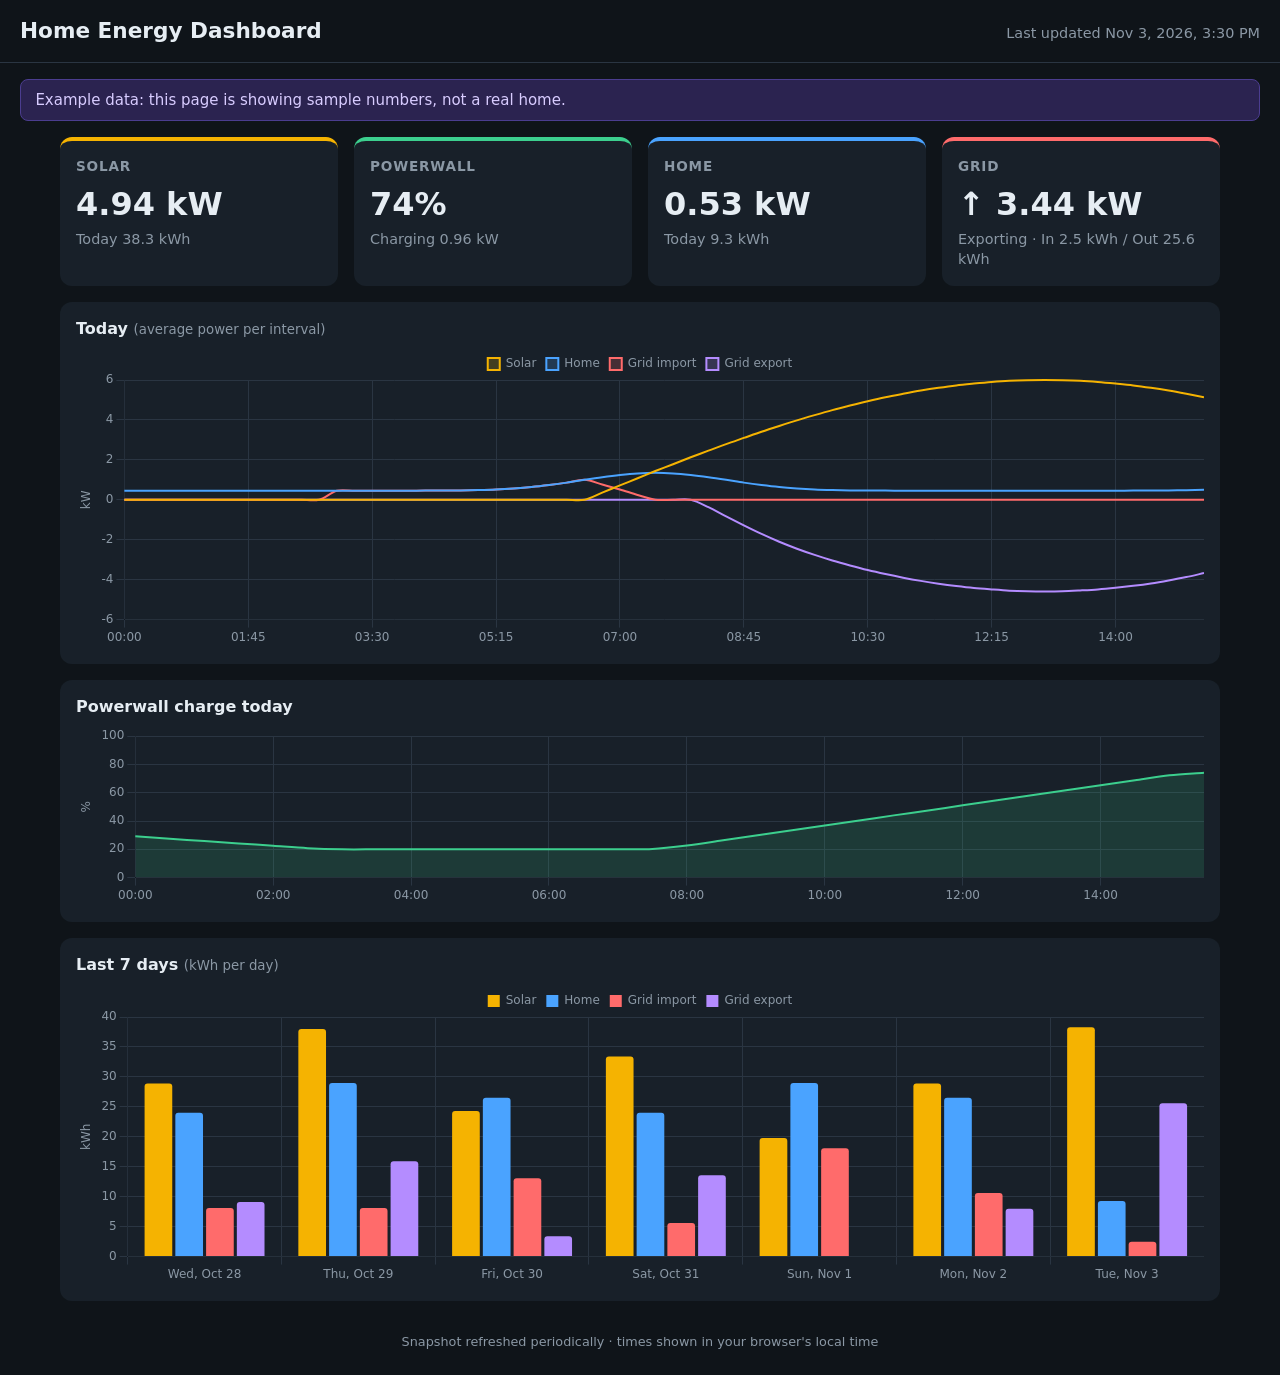
<file: index.html>
<!doctype html>
<html lang="en">
<head>
<meta charset="utf-8">
<meta name="viewport" content="width=device-width, initial-scale=1">
<meta http-equiv="Content-Security-Policy" content="default-src 'none'; script-src 'self' 'sha256-rMRR8Wh+fW7T2/lwuc+L3YpkU6y+dSYLcjoenCH5U88='; style-src 'self'; img-src 'self' data:; connect-src 'self'; base-uri 'none'; form-action 'none'">
<meta name="referrer" content="no-referrer">
<meta name="robots" content="noindex">
<title>Home Energy Dashboard</title>
<!-- Local clock only, before CSS: light 06:30-18:30. Same window as app.js. No location. -->
<script>(function(){var q;try{q=new URLSearchParams(location.search).get("theme")}catch(e){}var now=new Date(),m=now.getHours()*60+now.getMinutes();var t=(q==="light"||q==="dark")?q:(m>=390&&m<1110?"light":"dark");document.documentElement.setAttribute("data-theme",t)})();</script>
<link rel="stylesheet" href="styles.css">
<script src="vendor/chart.umd.min.js" defer></script>
<script src="app.js" defer></script>
</head>
<body>
<header class="top">
  <h1>Home Energy Dashboard</h1>
  <div class="updated">
    <span id="updated">Loading…</span>
    <span id="stale" class="badge warn" hidden>Stale</span>
  </div>
</header>
<div id="example" class="banner" hidden>Example data: this page is showing sample numbers, not a real home.</div>
<div id="error" class="banner err" hidden></div>
<main>
  <section class="kpis">
    <article class="card solar"><h2>Solar</h2><p class="big" id="k-solar">–</p><p class="sub" id="k-solar-sub">–</p></article>
    <article class="card battery"><h2>Powerwall</h2><p class="big" id="k-batt">–</p><p class="sub" id="k-batt-sub">–</p></article>
    <article class="card home"><h2>Home</h2><p class="big" id="k-home">–</p><p class="sub" id="k-home-sub">–</p></article>
    <article class="card grid"><h2>Grid</h2><p class="big" id="k-grid">–</p><p class="sub" id="k-grid-sub">–</p></article>
  </section>
  <section class="panel">
    <h2>Today <small>(average power per interval)</small></h2>
    <div class="chart tall"><canvas id="c-day" aria-label="Today's energy flows chart" role="img"></canvas></div>
  </section>
  <section class="panel">
    <h2>Powerwall charge today</h2>
    <div class="chart short"><canvas id="c-batt" aria-label="Battery charge percentage chart" role="img"></canvas></div>
  </section>
  <section class="panel">
    <h2>Last 7 days <small>(kWh per day)</small></h2>
    <div class="chart tall"><canvas id="c-week" aria-label="Weekly energy chart" role="img"></canvas></div>
  </section>
</main>
<footer>Snapshot refreshed periodically · times shown in your browser's local time</footer>
</body>
</html>
</file>
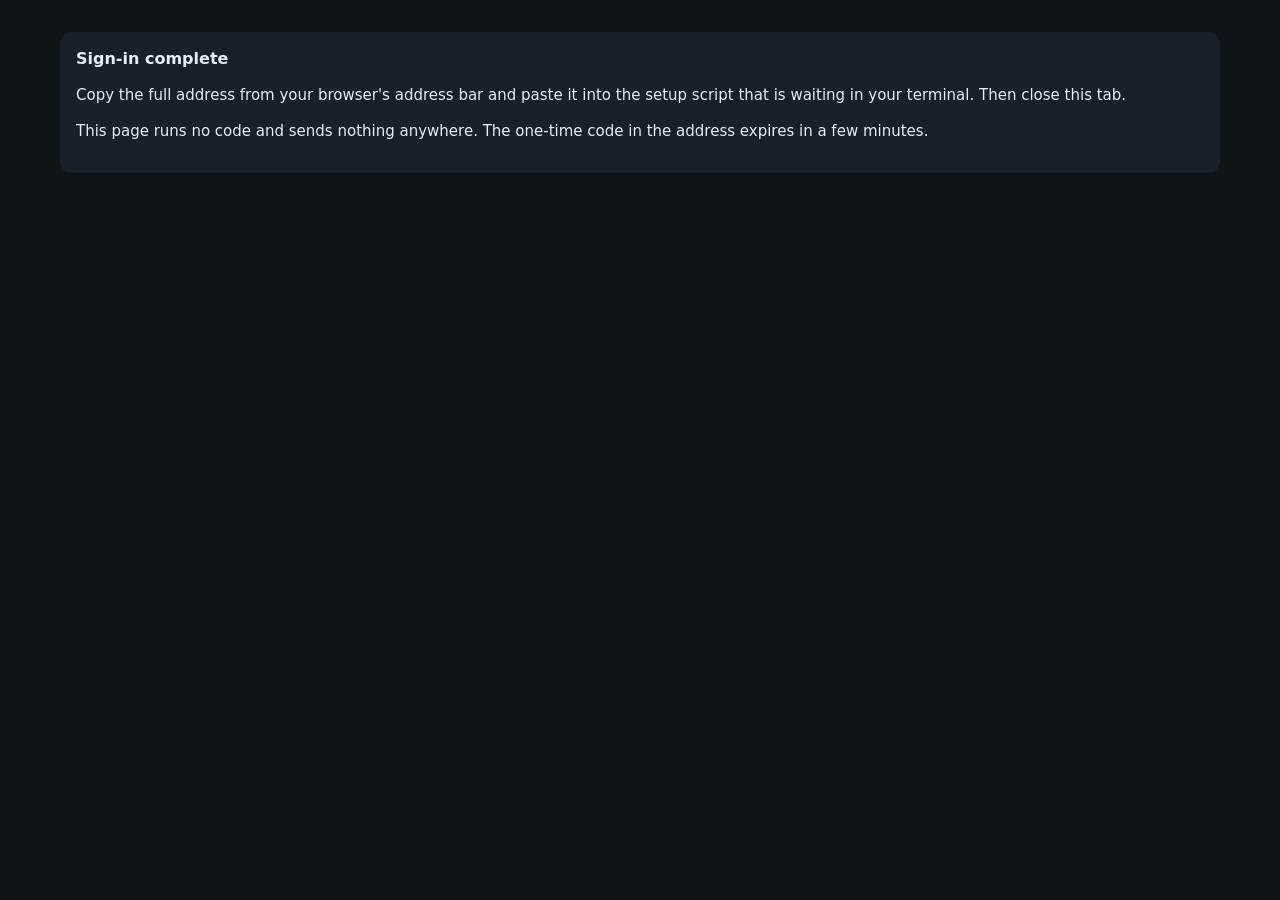
<file: callback/index.html>
<!doctype html>
<html lang="en">
<head>
<meta charset="utf-8">
<meta name="viewport" content="width=device-width, initial-scale=1">
<meta http-equiv="Content-Security-Policy" content="default-src 'none'; style-src 'self'">
<meta name="referrer" content="no-referrer">
<meta name="robots" content="noindex">
<title>Sign-in complete</title>
<link rel="stylesheet" href="../styles.css">
</head>
<body>
<main>
  <section class="panel">
    <h2>Sign-in complete</h2>
    <p>Copy the full address from your browser's address bar and paste it into the setup script that is waiting in your terminal. Then close this tab.</p>
    <p class="sub">This page runs no code and sends nothing anywhere. The one-time code in the address expires in a few minutes.</p>
  </section>
</main>
</body>
</html>
</file>
<file: styles.css>
:root{--bg:#0f1419;--panel:#182029;--text:#e6edf3;--muted:#8b98a5;--solar:#f5b301;--home:#4aa3ff;--batt:#3ccf8e;--imp:#ff6b6b;--exp:#b48cff;--line:#2a3542;--chart-grid:#2a3542;--chart-text:#8b98a5;--tooltip-bg:rgba(0,0,0,.8);--tooltip-text:#fff;--tooltip-border:transparent;--tooltip-border-width:0;--warn-bg:#5a3b00;--warn-fg:#ffcf66;--banner-bg:#2b2350;--banner-fg:#d8ccff;--banner-border:#4b3d8f;--err-bg:#4a1d1d;--err-fg:#ffc9c9;--err-border:#7a2e2e}
html[data-theme="light"]{--bg:#ebebeb;--panel:#ebebeb;--text:#3a3a3a;--muted:#5c5c5c;--line:transparent;--chart-grid:#d2d2d2;--chart-text:#5c5c5c;--tooltip-bg:#f3f3f3;--tooltip-text:#3a3a3a;--tooltip-border:#d0d0d0;--tooltip-border-width:1;--warn-bg:#e4d7b0;--warn-fg:#5a4300;--banner-bg:#e3e3e3;--banner-fg:#3a3a3a;--banner-border:transparent;--err-bg:#e6d4d4;--err-fg:#6b2e2e;--err-border:transparent;color-scheme:light}
*{box-sizing:border-box}
html{background:var(--bg)}
body{margin:0;font:15px/1.4 system-ui,-apple-system,"Segoe UI",Roboto,sans-serif;background:var(--bg);color:var(--text)}
.top{display:flex;flex-wrap:wrap;gap:.5rem 1rem;align-items:baseline;justify-content:space-between;padding:1rem 1.25rem;border-bottom:1px solid var(--line)}
h1{font-size:1.35rem;margin:0}
.updated{color:var(--muted);font-size:.9rem;display:flex;gap:.5rem;align-items:center}
.badge{font-size:.75rem;padding:.1rem .5rem;border-radius:999px;font-weight:600}
.badge.warn{background:var(--warn-bg);color:var(--warn-fg)}
.banner{margin:1rem 1.25rem 0;padding:.6rem .9rem;border-radius:8px;background:var(--banner-bg);color:var(--banner-fg);border:1px solid var(--banner-border);font-weight:500}
.banner.err{background:var(--err-bg);color:var(--err-fg);border-color:var(--err-border)}
main{padding:1rem 1.25rem 2rem;max-width:1200px;margin:0 auto}
.kpis{display:grid;grid-template-columns:repeat(4,1fr);gap:1rem}
.card{background:var(--panel);border-radius:12px;padding:1rem;border-top:4px solid var(--muted)}
.card h2{margin:0;font-size:.85rem;text-transform:uppercase;letter-spacing:.06em;color:var(--muted)}
.card .big{font-size:2rem;font-weight:700;margin:.35rem 0 .15rem;font-variant-numeric:tabular-nums}
.card .sub{margin:0;color:var(--muted);font-size:.9rem}
.card.solar{border-top-color:var(--solar)}.card.battery{border-top-color:var(--batt)}
.card.home{border-top-color:var(--home)}.card.grid{border-top-color:var(--imp)}
.panel{background:var(--panel);border-radius:12px;padding:1rem;margin-top:1rem}
.panel h2{margin:0 0 .5rem;font-size:1rem}.panel h2 small{color:var(--muted);font-weight:400}
.chart{position:relative;width:100%}.chart.tall{height:300px}.chart.short{height:180px}
footer{color:var(--muted);text-align:center;font-size:.8rem;padding:0 1rem 1.5rem}
@media (max-width:820px){.kpis{grid-template-columns:repeat(2,1fr)}.card .big{font-size:1.6rem}}
@media (max-width:420px){.kpis{gap:.6rem}.card{padding:.75rem}.card .big{font-size:1.35rem}.chart.tall{height:260px}main,.top{padding-left:.75rem;padding-right:.75rem}.banner{margin-left:.75rem;margin-right:.75rem}}
</file>
